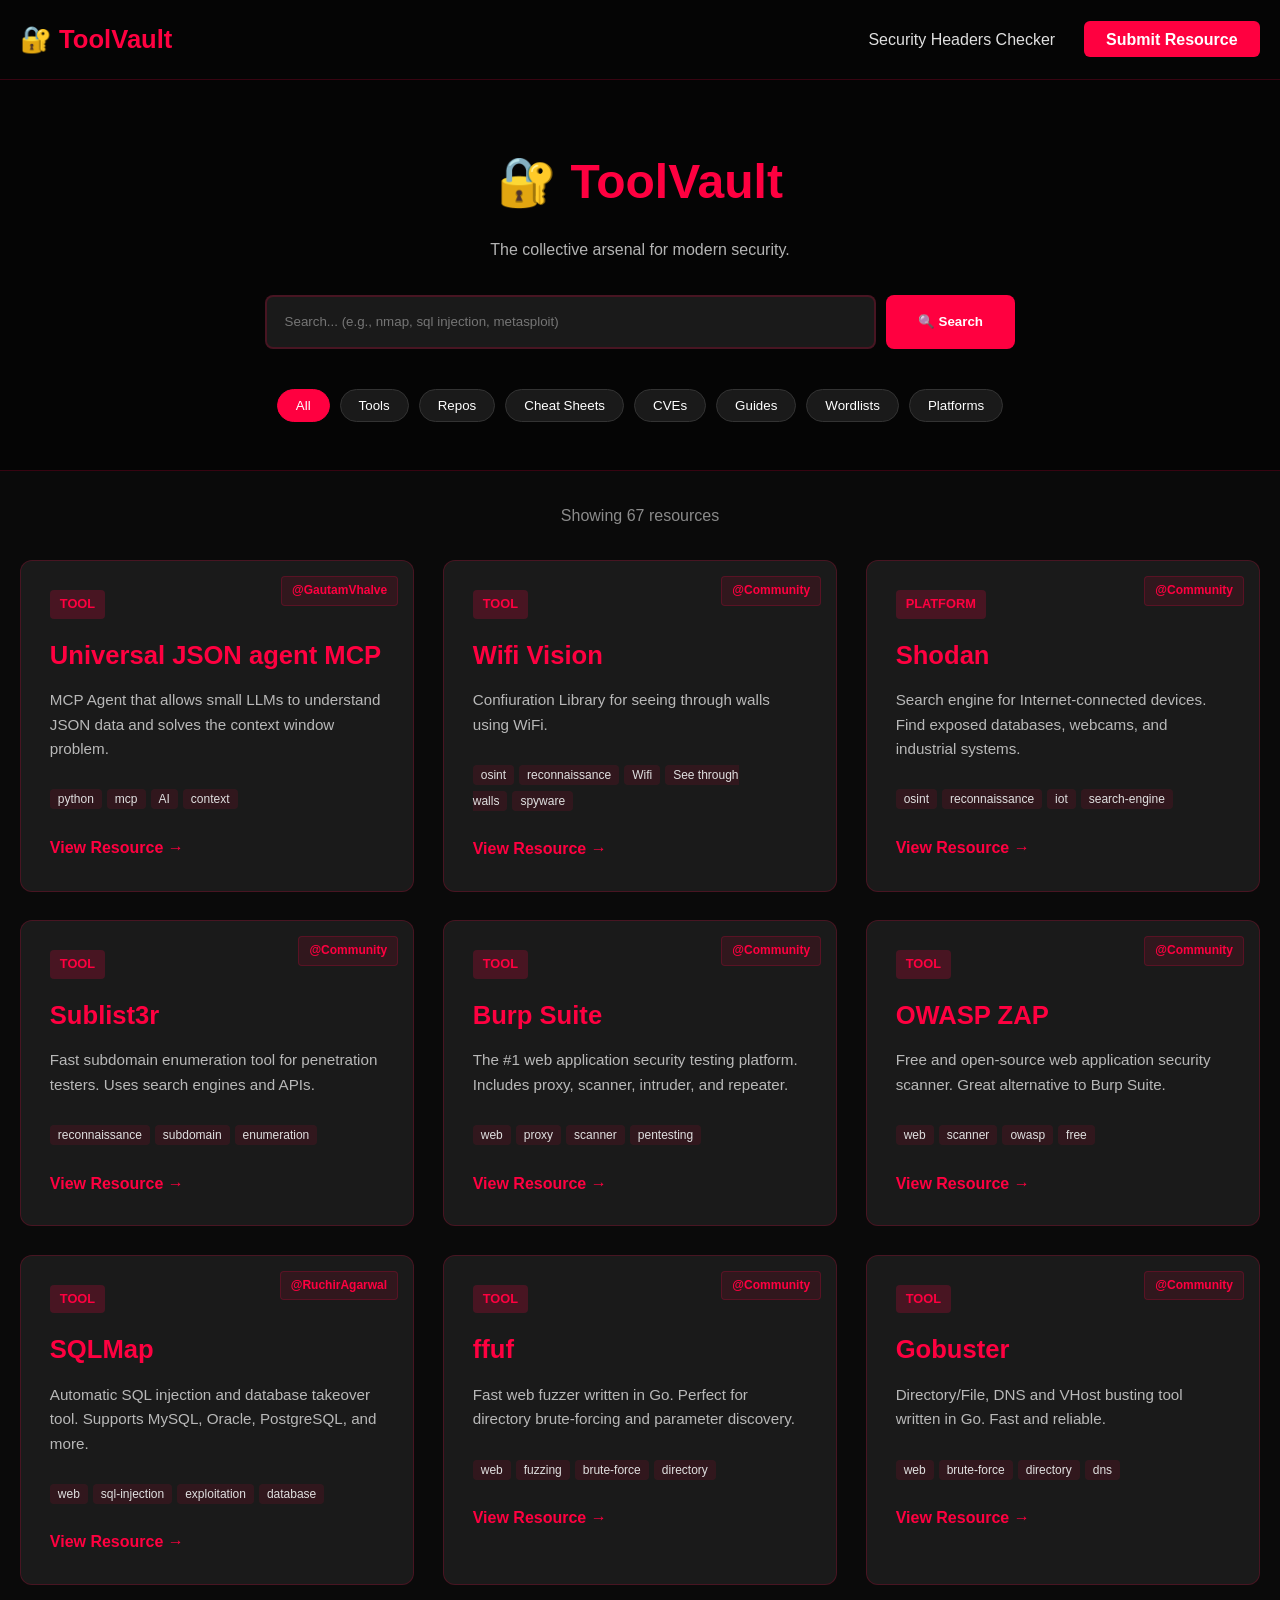
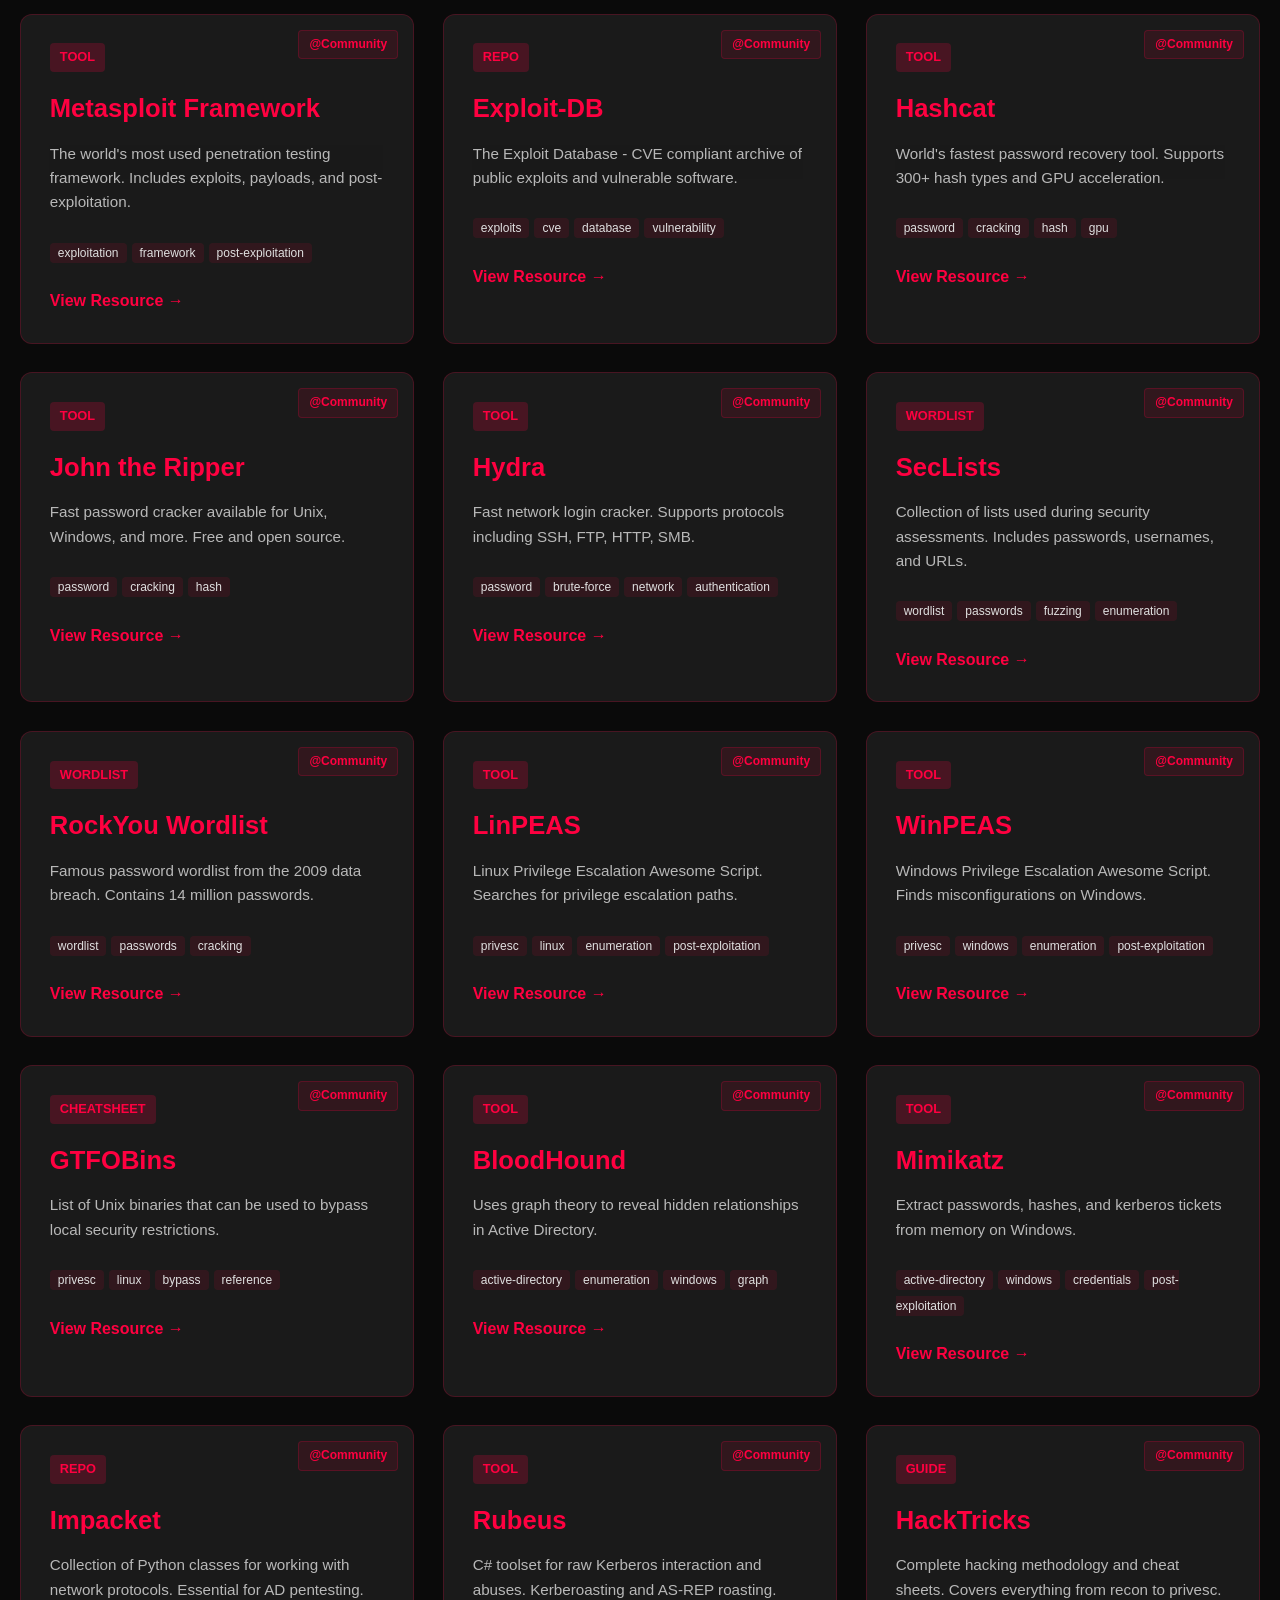
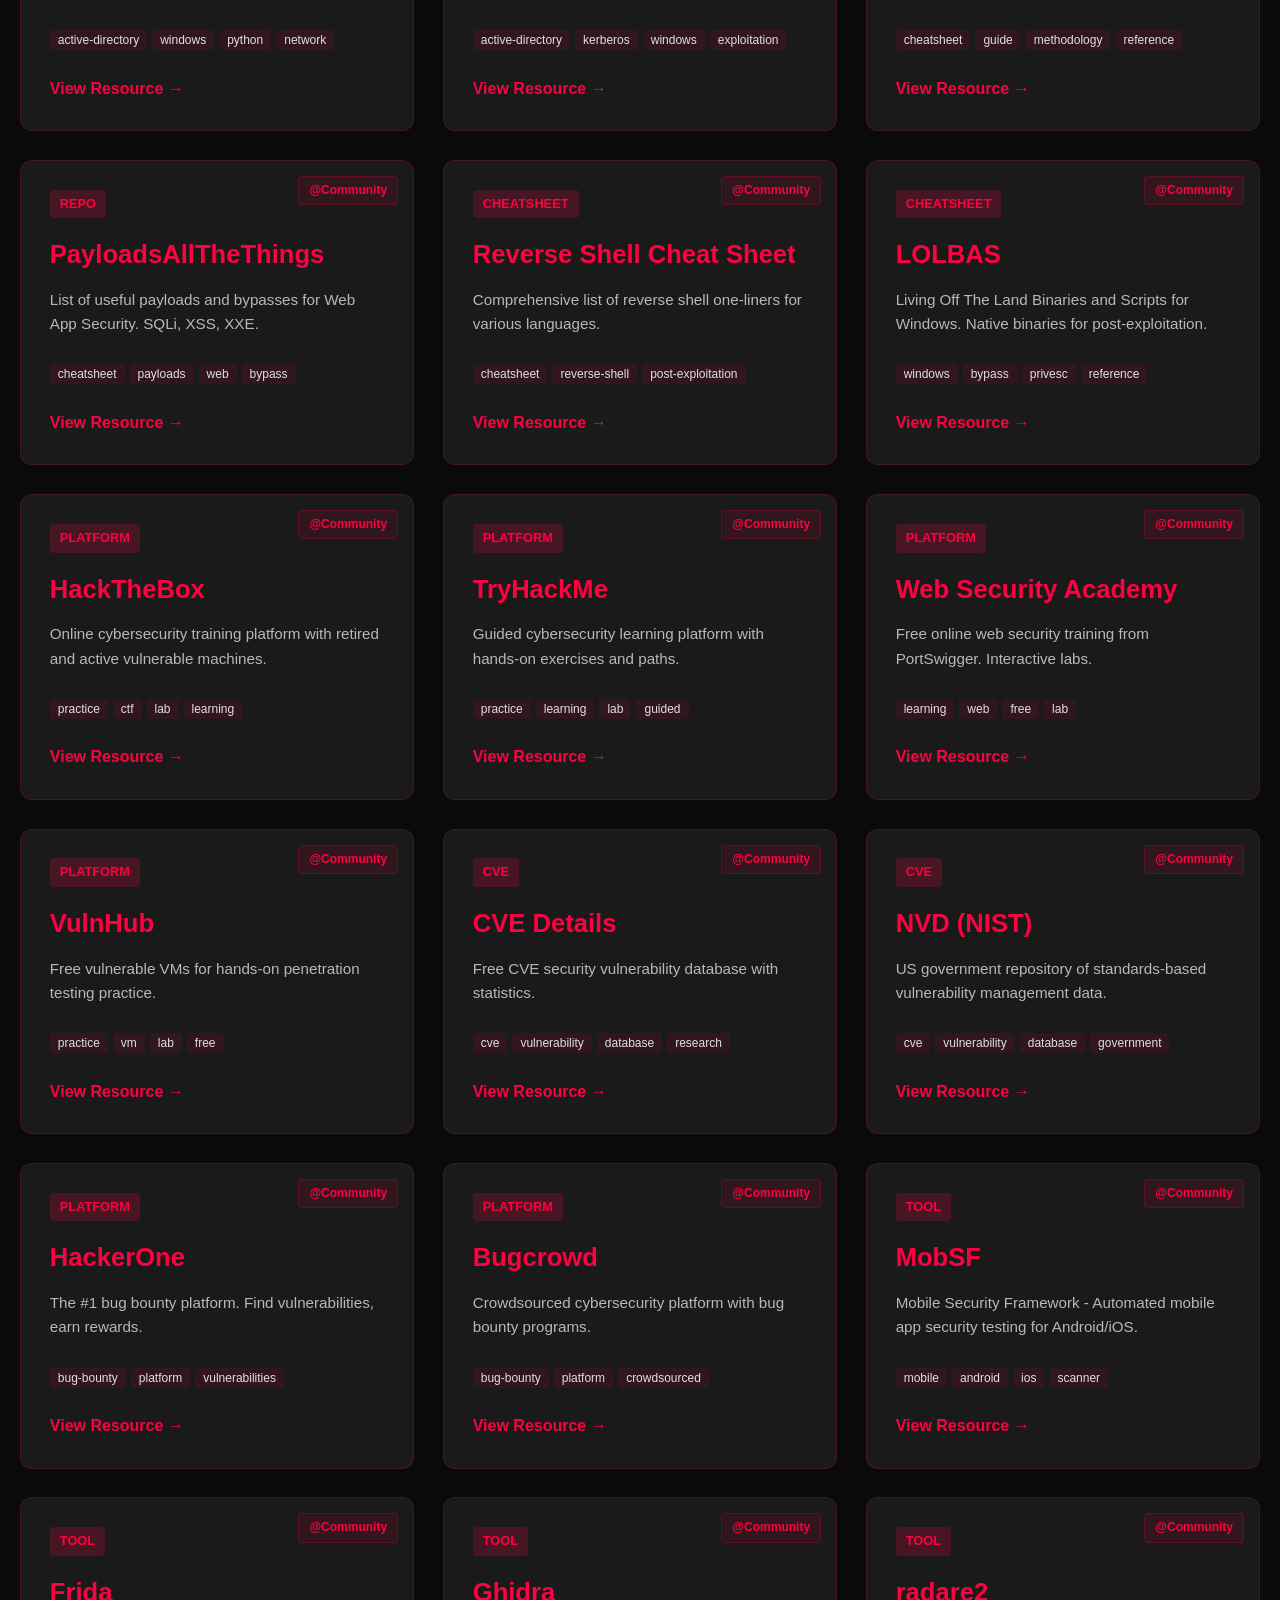
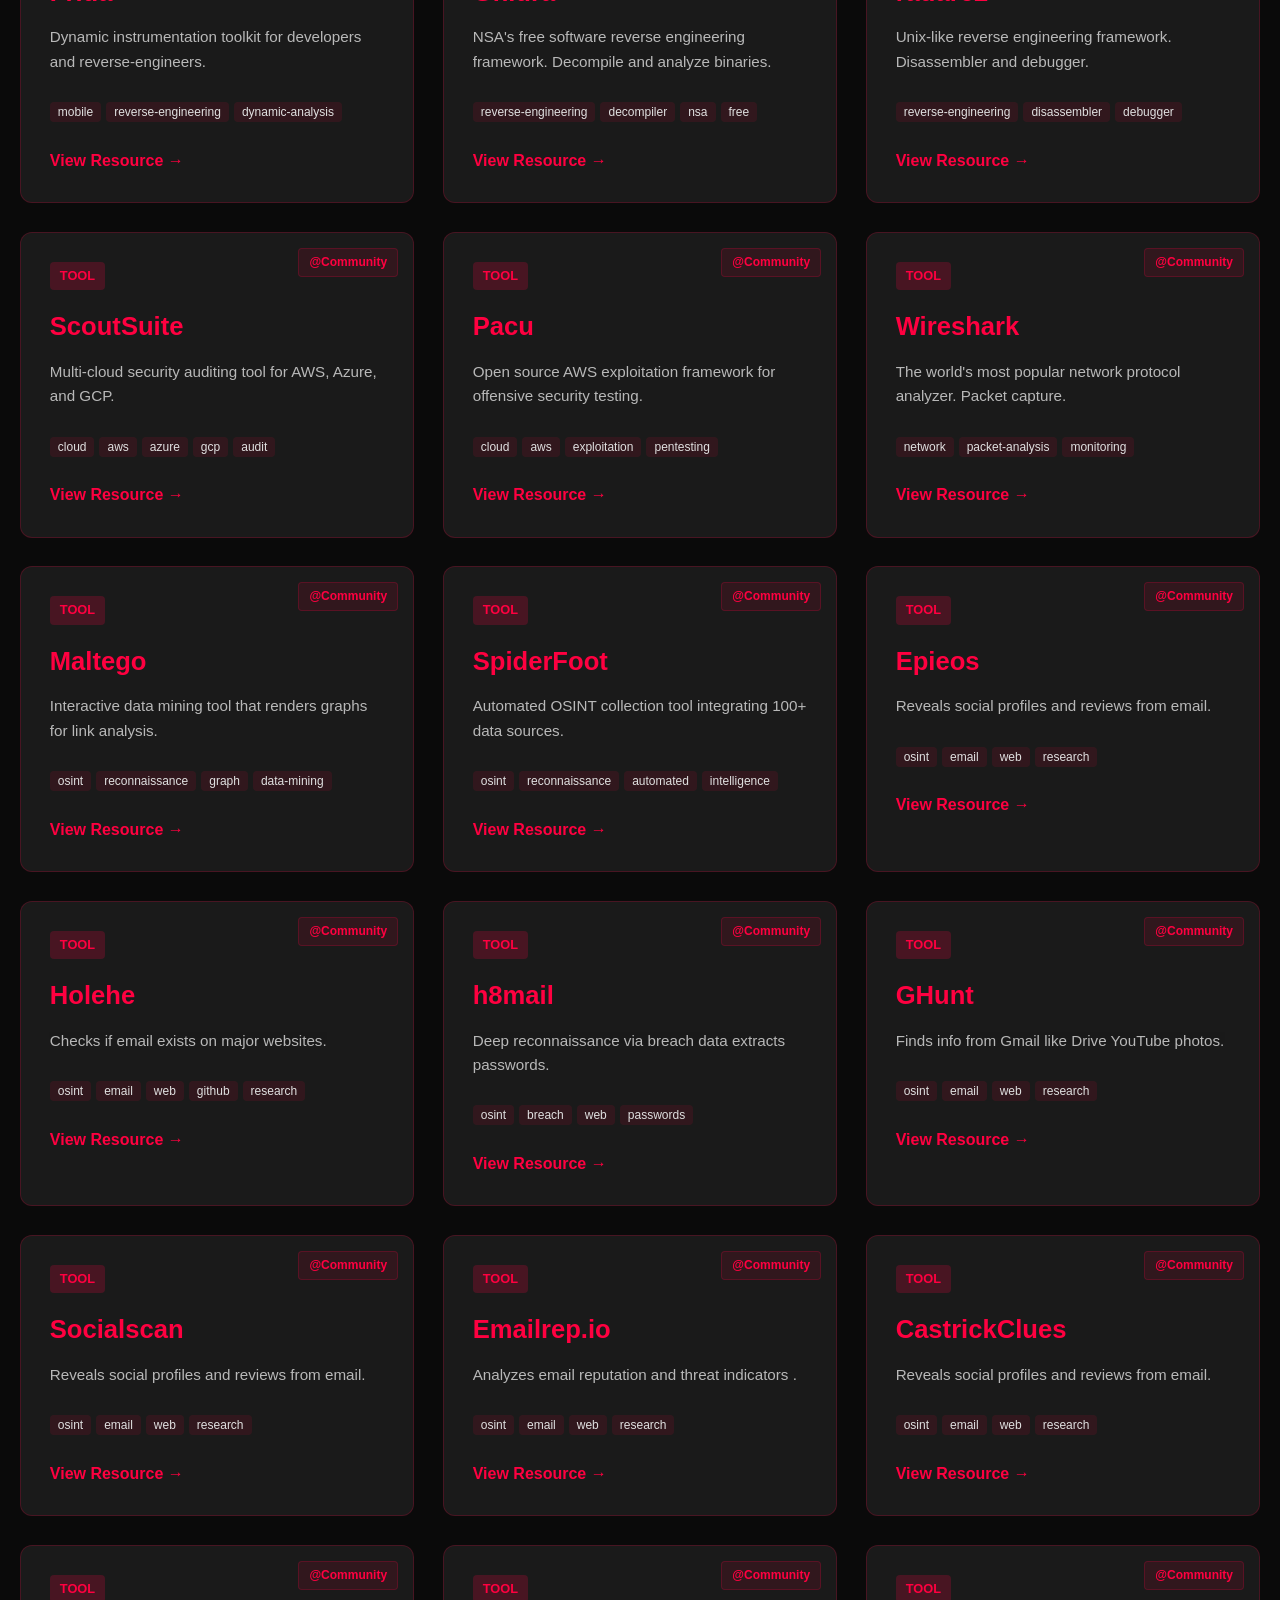
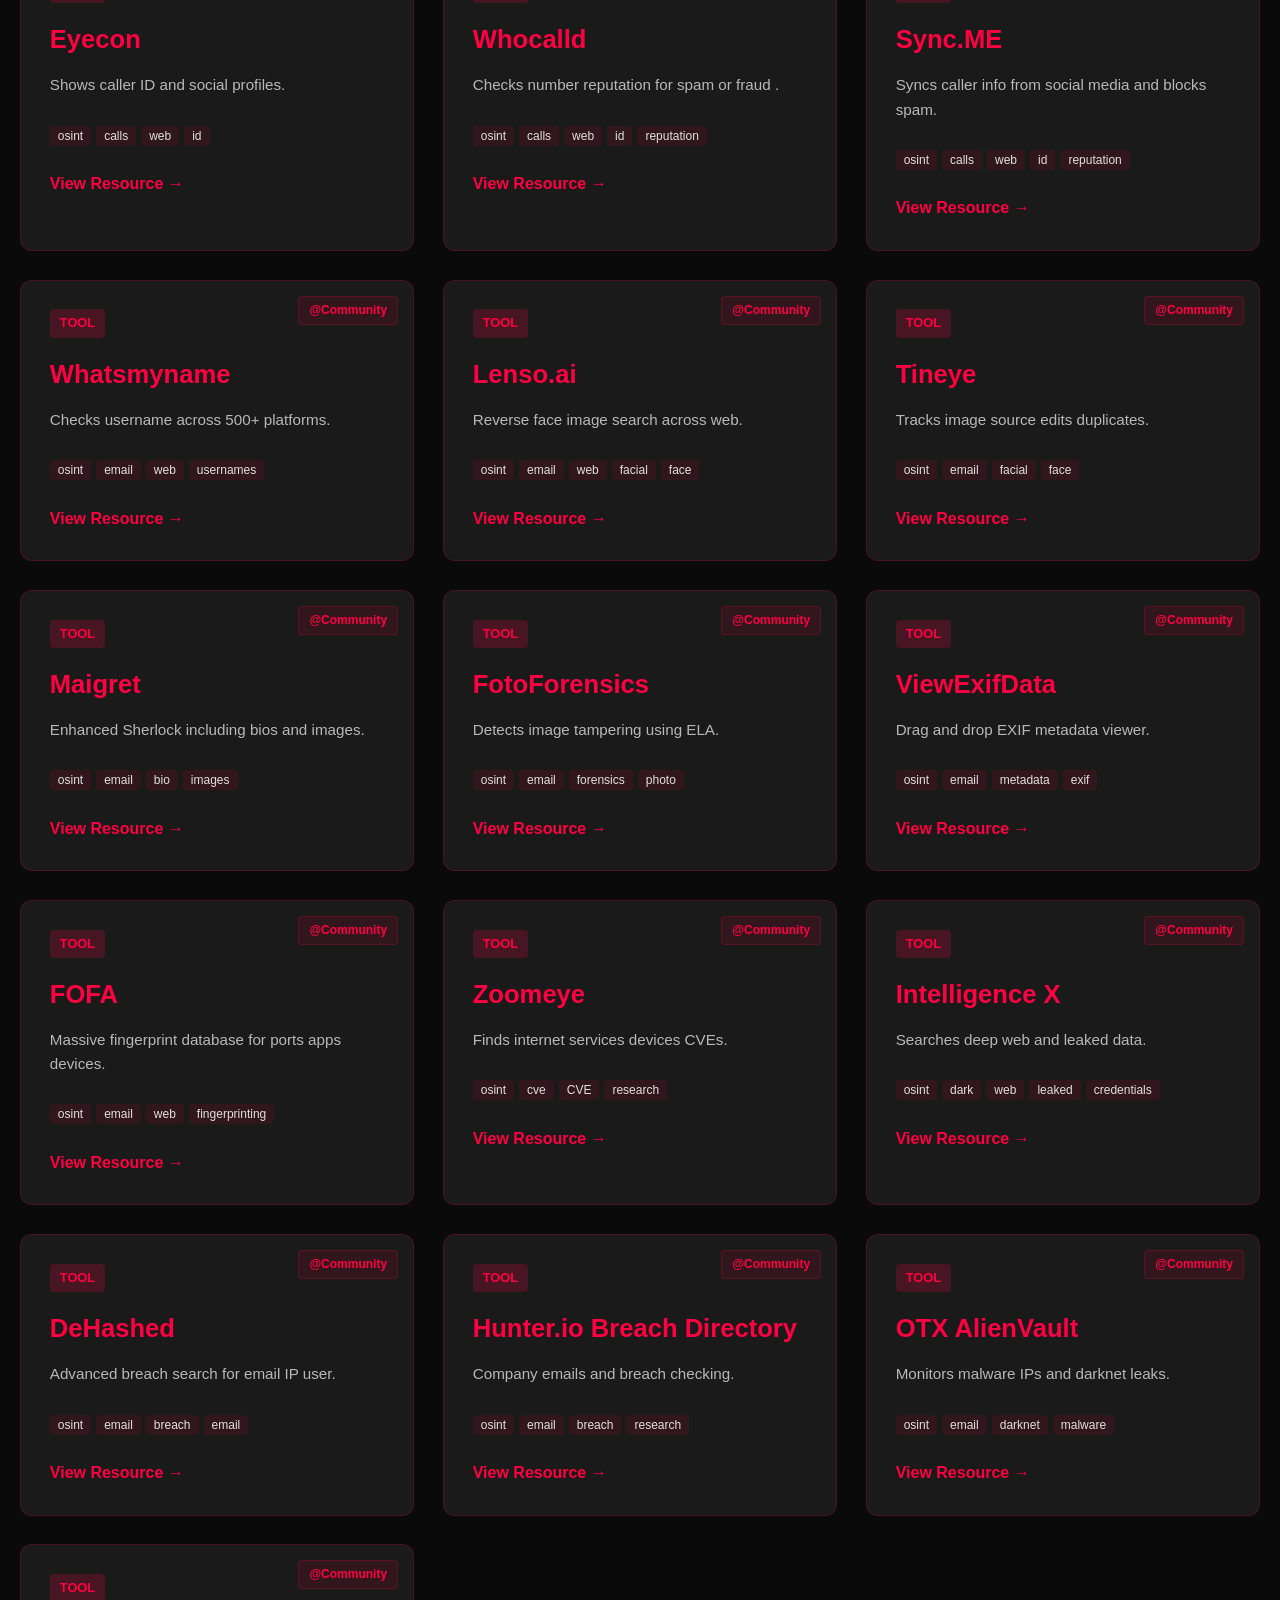
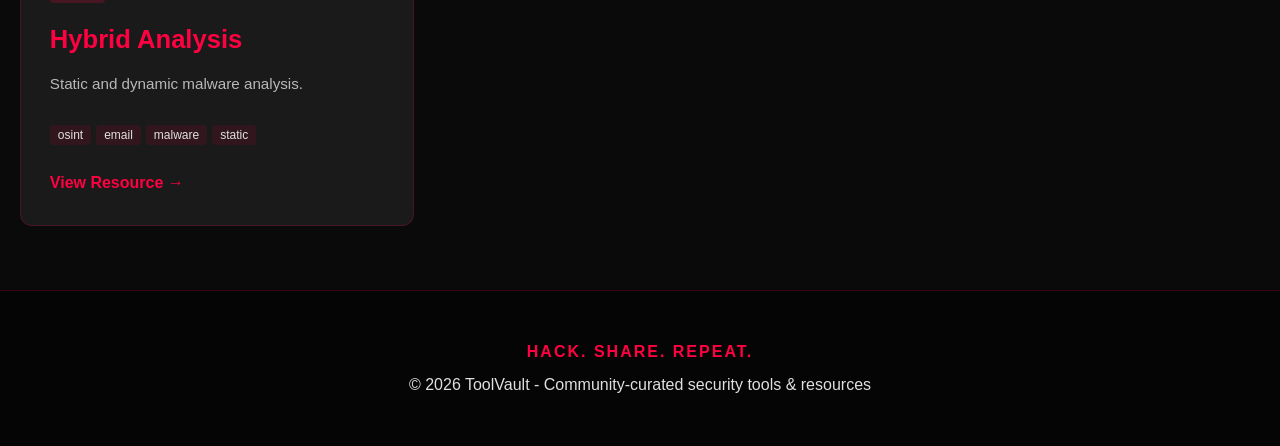
<file: index.html>
<!DOCTYPE html>
<html lang="en">
<head>
    <meta charset="UTF-8">
    <meta name="viewport" content="width=device-width, initial-scale=1.0">
    <title>ToolVault - Your Arsenal, Organized.</title>
    <link rel="stylesheet" href="css/style.css">
</head>
<body>
    <nav class="navbar">
        <div class="container">
            <div class="logo">
                <h1>🔐 ToolVault</h1>
            </div>
            <div class="nav-right">
                <a href="checker.html" class="nav-link">Security Headers Checker</a>
                <a href="submit.html" class="btn-submit">Submit Resource</a>
            </div>
        </div>
    </nav>

    <section class="hero">
        <div class="container">
            <h1 class="hero-title">🔐 ToolVault</h1>
            <p class="hero-subtitle">The collective arsenal for modern security.</p>
            
            <div class="search-container">
                <input type="text" id="searchInput" placeholder="Search... (e.g., nmap, sql injection, metasploit)" autocomplete="off">
                <button id="searchBtn">🔍 Search</button>
            </div>

            <div class="filter-tags">
                <button class="tag active" data-filter="all">All</button>
                <button class="tag" data-filter="tool">Tools</button>
                <button class="tag" data-filter="repo">Repos</button>
                <button class="tag" data-filter="cheatsheet">Cheat Sheets</button>
                <button class="tag" data-filter="cve">CVEs</button>
                <button class="tag" data-filter="guide">Guides</button>
                <button class="tag" data-filter="wordlist">Wordlists</button>
                <button class="tag" data-filter="platform">Platforms</button>
            </div>
        </div>
    </section>

    <div class="container">
        <p class="results-count">Showing <span id="resultCount">0</span> resources</p>
    </div>

    <section class="resources">
        <div class="container">
            <div class="resources-grid" id="resourcesGrid">
                </div>
        </div>
    </section>

    <div id="noResults" class="container" style="display: none; text-align: center; padding: 2rem;">
        <h3>No resources found</h3>
    </div>

    <footer>
        <div class="container">
            <p class="footer-tagline">HACK. SHARE. REPEAT.</p>
            <p>&copy; 2026 ToolVault - Community-curated security tools & resources</p>
        </div>
    </footer>

    <script src="js/resources.js"></script>
    <script src="js/main.js"></script>
</body>
</html>
</file>
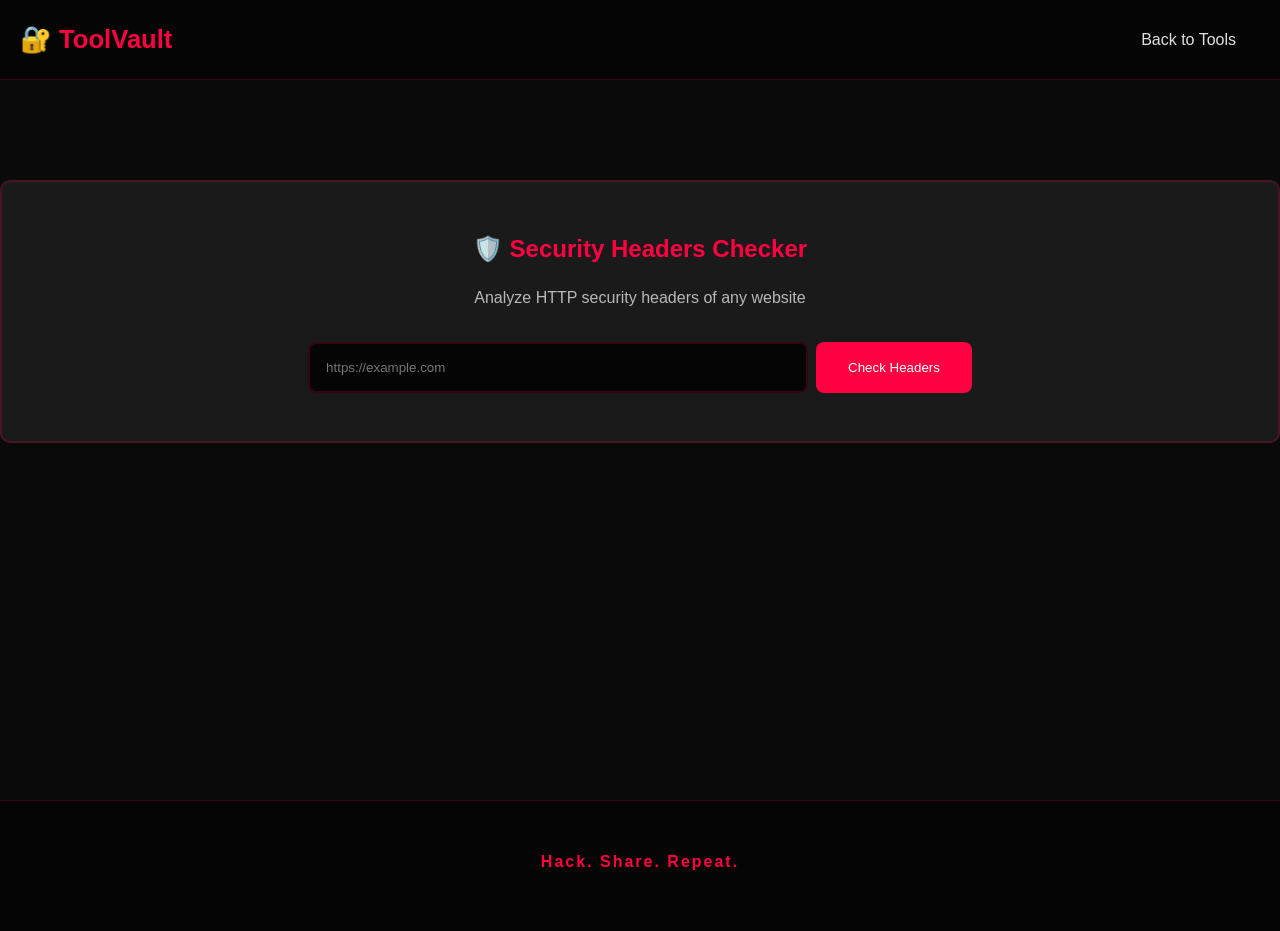
<file: checker.html>
<!DOCTYPE html>
<html lang="en">
<head>
    <meta charset="UTF-8">
    <meta name="viewport" content="width=device-width, initial-scale=1.0">
    <title>Security Checker - ToolVault</title>
    <link rel="stylesheet" href="css/style.css">
</head>
<body>
    <nav class="navbar">
        <div class="container">
            <div class="logo"><a href="index.html" style="text-decoration:none"><h1>🔐 ToolVault</h1></a></div>
            <div class="nav-right">
                <a href="index.html" class="nav-link">Back to Tools</a>
            </div>
        </div>
    </nav>

    <div class="container" style="padding: 100px 0; min-height: 80vh;">
        <div class="checker-card" style="background:var(--card-bg); border:2px solid var(--border-color); padding:3rem; border-radius:10px; text-align:center;">
            <h2 style="color:var(--primary-color); margin-bottom:1rem;">🛡️ Security Headers Checker</h2>
            <p style="margin-bottom: 2rem; opacity: 0.8;">Analyze HTTP security headers of any website</p>
            <div style="display:flex; gap:0.5rem; justify-content:center;">
                <input type="url" id="urlInput" placeholder="https://example.com" style="flex:1; max-width:500px; padding:1rem; border-radius:8px; background:var(--bg-darker); border:2px solid var(--border-color); color:#fff;">
                <button id="checkBtn" style="padding:1rem 2rem; background:var(--primary-color); border:none; border-radius:8px; color:#fff; cursor:pointer;">Check Headers</button>
            </div>
            <div id="headerResults" style="margin-top:2rem; display:none;"></div>
        </div>
    </div>

    <footer>
        <div class="container">
            <p class="footer-tagline">Hack. Share. Repeat.</p>
        </div>
    </footer>

    <script src="js/security-checker.js"></script>
</body>
</html>
</file>
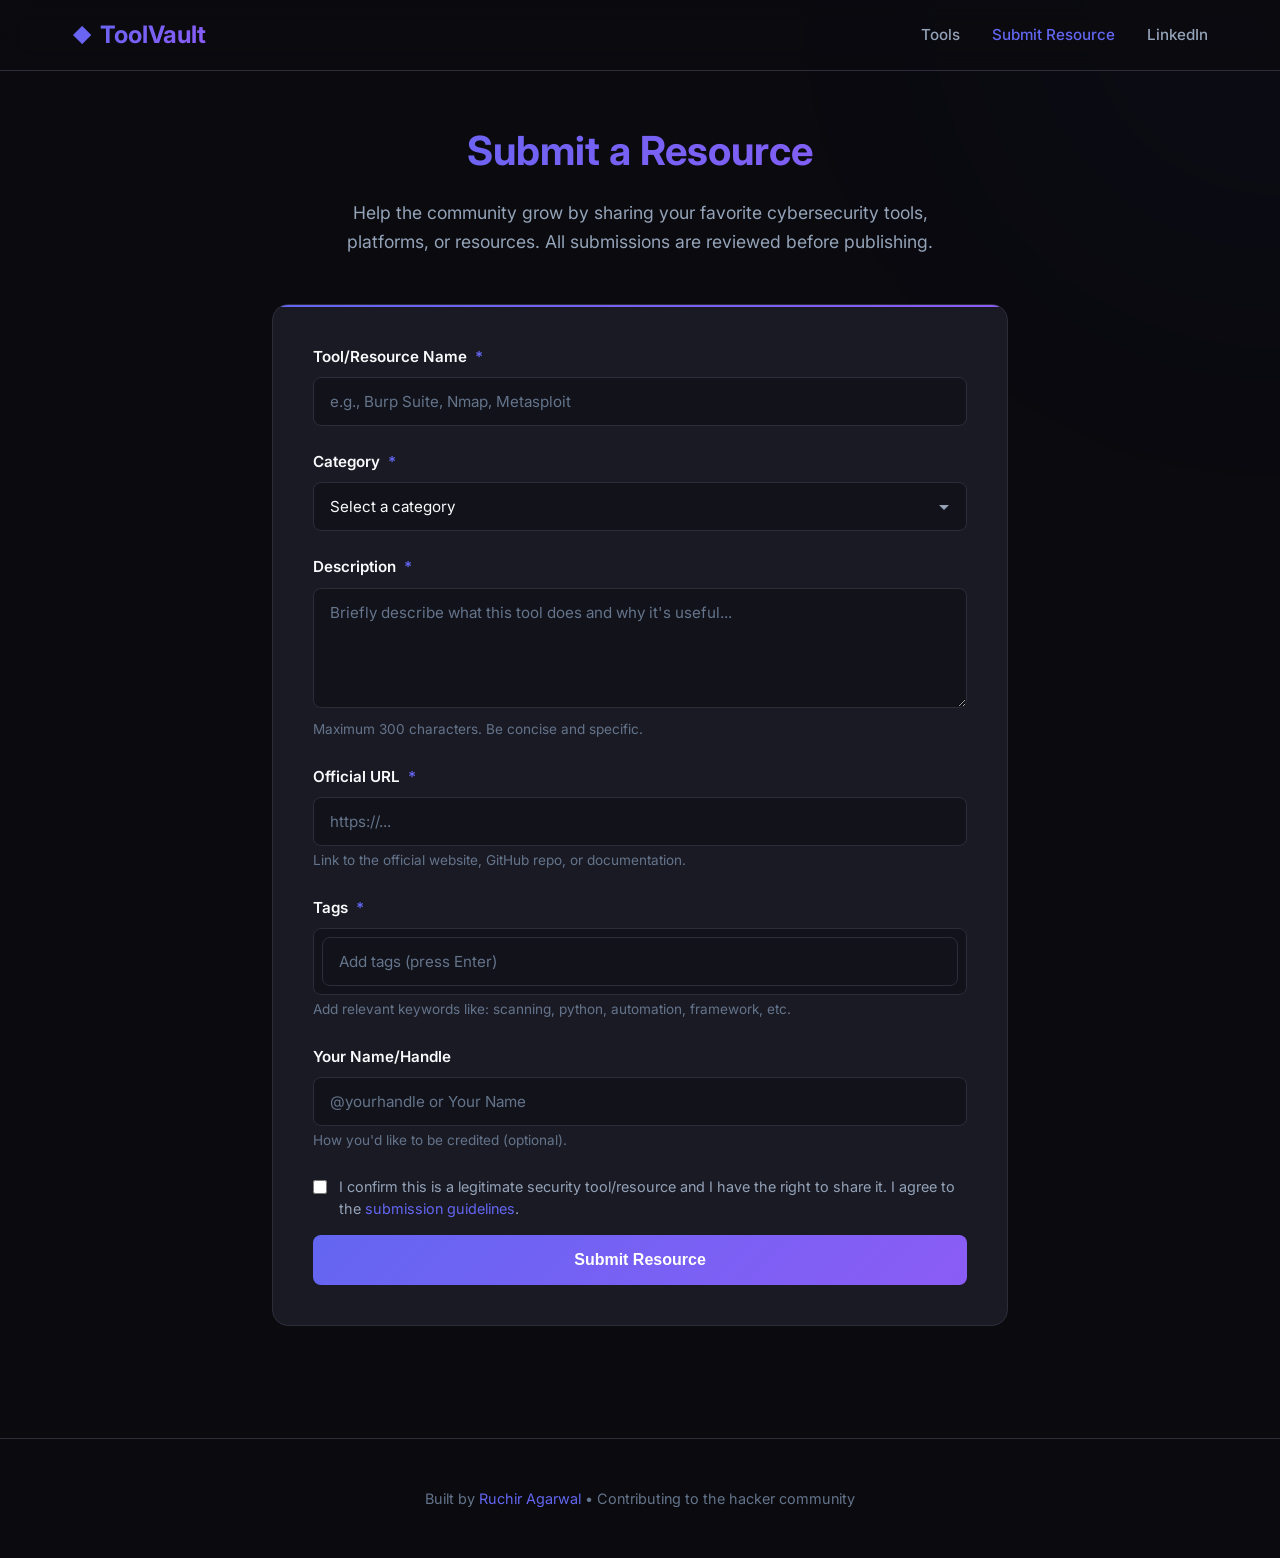
<file: submit.html>
<!DOCTYPE html>
<html lang="en">
<head>
    <meta charset="UTF-8">
    <meta name="viewport" content="width=device-width, initial-scale=1.0">
    <title>Submit Resource - ToolVault</title>
    <link href="https://fonts.googleapis.com/css2?family=Inter:wght@400;500;600;700&display=swap" rel="stylesheet">
    <style>
        * {
            margin: 0;
            padding: 0;
            box-sizing: border-box;
        }

        :root {
            --bg-primary: #0a0a0f;
            --bg-secondary: #12121a;
            --bg-card: #1a1a24;
            --bg-card-hover: #222230;
            --accent-primary: #6366f1;
            --accent-secondary: #8b5cf6;
            --accent-gradient: linear-gradient(135deg, #6366f1 0%, #8b5cf6 100%);
            --text-primary: #f8fafc;
            --text-secondary: #94a3b8;
            --text-muted: #64748b;
            --border-color: #2d2d3a;
            --success: #10b981;
            --error: #ef4444;
        }

        body {
            font-family: 'Inter', -apple-system, BlinkMacSystemFont, sans-serif;
            background-color: var(--bg-primary);
            color: var(--text-primary);
            line-height: 1.6;
            min-height: 100vh;
        }

        /* Navigation */
        nav {
            background: rgba(10, 10, 15, 0.8);
            backdrop-filter: blur(12px);
            border-bottom: 1px solid var(--border-color);
            position: sticky;
            top: 0;
            z-index: 100;
            padding: 1rem 0;
        }

        .nav-container {
            max-width: 1200px;
            margin: 0 auto;
            padding: 0 2rem;
            display: flex;
            justify-content: space-between;
            align-items: center;
        }

        .logo {
            font-size: 1.5rem;
            font-weight: 700;
            background: var(--accent-gradient);
            -webkit-background-clip: text;
            -webkit-text-fill-color: transparent;
            text-decoration: none;
            display: flex;
            align-items: center;
            gap: 0.5rem;
        }

        .logo::before {
            content: '◆';
            font-size: 1.2rem;
        }

        .nav-links {
            display: flex;
            gap: 2rem;
            align-items: center;
        }

        .nav-links a {
            color: var(--text-secondary);
            text-decoration: none;
            font-weight: 500;
            transition: color 0.3s ease;
            font-size: 0.95rem;
        }

        .nav-links a:hover {
            color: var(--text-primary);
        }

        .nav-links a.active {
            color: var(--accent-primary);
        }

        /* Main Container */
        .container {
            max-width: 800px;
            margin: 0 auto;
            padding: 3rem 2rem;
        }

        /* Header Section */
        .page-header {
            text-align: center;
            margin-bottom: 3rem;
            animation: fadeInUp 0.6s ease;
        }

        .page-header h1 {
            font-size: 2.5rem;
            font-weight: 700;
            margin-bottom: 1rem;
            background: var(--accent-gradient);
            -webkit-background-clip: text;
            -webkit-text-fill-color: transparent;
        }

        .page-header p {
            color: var(--text-secondary);
            font-size: 1.1rem;
            max-width: 600px;
            margin: 0 auto;
        }

        /* Form Container */
        .form-container {
            background: var(--bg-card);
            border: 1px solid var(--border-color);
            border-radius: 16px;
            padding: 2.5rem;
            animation: fadeInUp 0.6s ease 0.1s both;
            position: relative;
            overflow: hidden;
        }

        .form-container::before {
            content: '';
            position: absolute;
            top: 0;
            left: 0;
            right: 0;
            height: 2px;
            background: var(--accent-gradient);
        }

        /* Form Groups */
        .form-group {
            margin-bottom: 1.5rem;
        }

        .form-group label {
            display: block;
            font-weight: 600;
            margin-bottom: 0.5rem;
            color: var(--text-primary);
            font-size: 0.95rem;
        }

        .form-group label span {
            color: var(--accent-primary);
            margin-left: 0.25rem;
        }

        .form-group small {
            display: block;
            color: var(--text-muted);
            font-size: 0.85rem;
            margin-top: 0.25rem;
        }

        /* Inputs */
        input[type="text"],
        input[type="url"],
        select,
        textarea {
            width: 100%;
            padding: 0.875rem 1rem;
            background: var(--bg-secondary);
            border: 1px solid var(--border-color);
            border-radius: 8px;
            color: var(--text-primary);
            font-family: inherit;
            font-size: 0.95rem;
            transition: all 0.3s ease;
        }

        input[type="text"]:focus,
        input[type="url"]:focus,
        select:focus,
        textarea:focus {
            outline: none;
            border-color: var(--accent-primary);
            box-shadow: 0 0 0 3px rgba(99, 102, 241, 0.1);
        }

        input::placeholder,
        textarea::placeholder {
            color: var(--text-muted);
        }

        select {
            cursor: pointer;
            appearance: none;
            background-image: url("data:image/svg+xml,%3Csvg xmlns='http://www.w3.org/2000/svg' width='12' height='12' viewBox='0 0 12 12'%3E%3Cpath fill='%2394a3b8' d='M6 9L1 4h10z'/%3E%3C/svg%3E");
            background-repeat: no-repeat;
            background-position: right 1rem center;
            padding-right: 2.5rem;
        }

        select option {
            background: var(--bg-secondary);
            color: var(--text-primary);
        }

        textarea {
            resize: vertical;
            min-height: 120px;
        }

        /* Tags Input */
        .tags-input-container {
            display: flex;
            flex-wrap: wrap;
            gap: 0.5rem;
            padding: 0.5rem;
            background: var(--bg-secondary);
            border: 1px solid var(--border-color);
            border-radius: 8px;
            min-height: 48px;
            transition: all 0.3s ease;
        }

        .tags-input-container:focus-within {
            border-color: var(--accent-primary);
            box-shadow: 0 0 0 3px rgba(99, 102, 241, 0.1);
        }

        .tag {
            background: var(--accent-primary);
            color: white;
            padding: 0.25rem 0.75rem;
            border-radius: 20px;
            font-size: 0.85rem;
            font-weight: 500;
            display: flex;
            align-items: center;
            gap: 0.5rem;
            animation: tagIn 0.2s ease;
        }

        .tag button {
            background: none;
            border: none;
            color: white;
            cursor: pointer;
            font-size: 1rem;
            line-height: 1;
            padding: 0;
            width: 16px;
            height: 16px;
            display: flex;
            align-items: center;
            justify-content: center;
            opacity: 0.8;
            transition: opacity 0.2s;
        }

        .tag button:hover {
            opacity: 1;
        }

        .tags-input {
            flex: 1;
            min-width: 120px;
            background: transparent;
            border: none;
            color: var(--text-primary);
            font-family: inherit;
            font-size: 0.95rem;
            padding: 0.375rem;
        }

        .tags-input:focus {
            outline: none;
        }

        /* Checkbox */
        .checkbox-group {
            display: flex;
            align-items: flex-start;
            gap: 0.75rem;
            margin-top: 1rem;
        }

        .checkbox-group input[type="checkbox"] {
            width: 18px;
            height: 18px;
            margin-top: 2px;
            accent-color: var(--accent-primary);
            cursor: pointer;
        }

        .checkbox-group label {
            margin: 0;
            font-weight: 400;
            cursor: pointer;
            color: var(--text-secondary);
            font-size: 0.9rem;
            line-height: 1.5;
        }

        .checkbox-group a {
            color: var(--accent-primary);
            text-decoration: none;
        }

        .checkbox-group a:hover {
            text-decoration: underline;
        }

        /* Submit Button */
        .submit-btn {
            width: 100%;
            padding: 1rem 2rem;
            background: var(--accent-gradient);
            color: white;
            border: none;
            border-radius: 8px;
            font-size: 1rem;
            font-weight: 600;
            cursor: pointer;
            transition: all 0.3s ease;
            margin-top: 1rem;
            position: relative;
            overflow: hidden;
        }

        .submit-btn:hover {
            transform: translateY(-2px);
            box-shadow: 0 10px 30px -10px rgba(99, 102, 241, 0.5);
        }

        .submit-btn:active {
            transform: translateY(0);
        }

        .submit-btn:disabled {
            opacity: 0.6;
            cursor: not-allowed;
            transform: none;
        }

        .submit-btn.loading {
            color: transparent;
        }

        .submit-btn.loading::after {
            content: '';
            position: absolute;
            width: 20px;
            height: 20px;
            top: 50%;
            left: 50%;
            margin-left: -10px;
            margin-top: -10px;
            border: 2px solid #ffffff;
            border-radius: 50%;
            border-top-color: transparent;
            animation: spinner 0.8s linear infinite;
        }

        /* Success Message */
        .success-message {
            display: none;
            background: rgba(16, 185, 129, 0.1);
            border: 1px solid var(--success);
            color: var(--success);
            padding: 1.5rem;
            border-radius: 8px;
            margin-bottom: 2rem;
            animation: fadeIn 0.4s ease;
        }

        .success-message.show {
            display: block;
        }

        /* Footer */
        footer {
            text-align: center;
            padding: 3rem 2rem;
            color: var(--text-muted);
            font-size: 0.9rem;
            border-top: 1px solid var(--border-color);
            margin-top: 4rem;
        }

        footer a {
            color: var(--accent-primary);
            text-decoration: none;
        }

        /* Animations */
        @keyframes fadeInUp {
            from {
                opacity: 0;
                transform: translateY(20px);
            }
            to {
                opacity: 1;
                transform: translateY(0);
            }
        }

        @keyframes fadeIn {
            from { opacity: 0; }
            to { opacity: 1; }
        }

        @keyframes tagIn {
            from {
                opacity: 0;
                transform: scale(0.8);
            }
            to {
                opacity: 1;
                transform: scale(1);
            }
        }

        @keyframes spinner {
            to { transform: rotate(360deg); }
        }

        /* Responsive */
        @media (max-width: 640px) {
            .nav-links {
                gap: 1rem;
                font-size: 0.9rem;
            }

            .container {
                padding: 2rem 1rem;
            }

            .page-header h1 {
                font-size: 2rem;
            }

            .form-container {
                padding: 1.5rem;
            }
        }

        /* Glow effect */
        .glow {
            position: fixed;
            width: 600px;
            height: 600px;
            background: var(--accent-primary);
            border-radius: 50%;
            filter: blur(150px);
            opacity: 0.03;
            pointer-events: none;
            z-index: -1;
            top: -300px;
            right: -300px;
        }
    </style>
</head>
<body>
    <div class="glow"></div>
    
    <nav>
        <div class="nav-container">
            <a href="/" class="logo">ToolVault</a>
            <div class="nav-links">
                <a href="/">Tools</a>
                <a href="/submit" class="active">Submit Resource</a>
                <a href="https://www.linkedin.com/in/ruchir-agarwal-11b198195/" target="_blank">LinkedIn</a>
            </div>
        </div>
    </nav>

    <div class="container">
        <div class="page-header">
            <h1>Submit a Resource</h1>
            <p>Help the community grow by sharing your favorite cybersecurity tools, platforms, or resources. All submissions are reviewed before publishing.</p>
        </div>

        <div class="success-message" id="successMessage">
            <strong>🎉 Resource Submitted Successfully!</strong><br>
            Thank you for contributing. We'll review your submission and add it to the directory soon.
        </div>

        <div class="form-container">
            <form id="resourceForm">
                <div class="form-group">
                    <label for="toolName">Tool/Resource Name <span>*</span></label>
                    <input type="text" id="toolName" name="toolName" placeholder="e.g., Burp Suite, Nmap, Metasploit" required>
                </div>

                <div class="form-group">
                    <label for="category">Category <span>*</span></label>
                    <select id="category" name="category" required>
                        <option value="" disabled selected>Select a category</option>
                        <option value="reconnaissance">Reconnaissance</option>
                        <option value="scanning">Scanning & Enumeration</option>
                        <option value="web">Web Application Testing</option>
                        <option value="exploitation">Exploitation</option>
                        <option value="post-exploitation">Post-Exploitation</option>
                        <option value="privesc">Privilege Escalation</option>
                        <option value="password">Password Cracking</option>
                        <option value="osint">OSINT</option>
                        <option value="network">Network Analysis</option>
                        <option value="wireless">Wireless Testing</option>
                        <option value="mobile">Mobile Security</option>
                        <option value="cloud">Cloud Security</option>
                        <option value="reverse">Reverse Engineering</option>
                        <option value="malware">Malware Analysis</option>
                        <option value="forensics">Digital Forensics</option>
                        <option value="bug-bounty">Bug Bounty</option>
                        <option value="practice">Practice Platforms</option>
                        <option value="cheatsheet">Cheatsheets & References</option>
                        <option value="wordlist">Wordlists</option>
                        <option value="other">Other</option>
                    </select>
                </div>

                <div class="form-group">
                    <label for="description">Description <span>*</span></label>
                    <textarea id="description" name="description" placeholder="Briefly describe what this tool does and why it's useful..." required maxlength="300"></textarea>
                    <small>Maximum 300 characters. Be concise and specific.</small>
                </div>

                <div class="form-group">
                    <label for="url">Official URL <span>*</span></label>
                    <input type="url" id="url" name="url" placeholder="https://..." required>
                    <small>Link to the official website, GitHub repo, or documentation.</small>
                </div>

                <div class="form-group">
                    <label>Tags <span>*</span></label>
                    <div class="tags-input-container" id="tagsContainer">
                        <input type="text" class="tags-input" id="tagInput" placeholder="Add tags (press Enter)">
                    </div>
                    <small>Add relevant keywords like: scanning, python, automation, framework, etc.</small>
                    <input type="hidden" id="tags" name="tags" required>
                </div>

                <div class="form-group">
                    <label for="author">Your Name/Handle</label>
                    <input type="text" id="author" name="author" placeholder="@yourhandle or Your Name">
                    <small>How you'd like to be credited (optional).</small>
                </div>

                <div class="checkbox-group">
                    <input type="checkbox" id="terms" name="terms" required>
                    <label for="terms">I confirm this is a legitimate security tool/resource and I have the right to share it. I agree to the <a href="#">submission guidelines</a>.</label>
                </div>

                <button type="submit" class="submit-btn" id="submitBtn">Submit Resource</button>
            </form>
        </div>
    </div>

    <footer>
        <p>Built by <a href="https://linkedin.com/in/ruchiragarwal" target="_blank">Ruchir Agarwal</a> • Contributing to the hacker community</p>
    </footer>

    <script>
        // Tags Input Functionality
        const tagsContainer = document.getElementById('tagsContainer');
        const tagInput = document.getElementById('tagInput');
        const tagsHidden = document.getElementById('tags');
        let tags = [];

        tagInput.addEventListener('keydown', function(e) {
            if (e.key === 'Enter') {
                e.preventDefault();
                const tag = this.value.trim().toLowerCase();
                if (tag && !tags.includes(tag) && tags.length < 8) {
                    tags.push(tag);
                    renderTags();
                    this.value = '';
                }
            } else if (e.key === 'Backspace' && !this.value && tags.length > 0) {
                tags.pop();
                renderTags();
            }
        });

        function renderTags() {
            // Remove existing tags
            const existingTags = tagsContainer.querySelectorAll('.tag');
            existingTags.forEach(t => t.remove());
            
            // Add tags before input
            tags.forEach((tag, index) => {
                const tagEl = document.createElement('div');
                tagEl.className = 'tag';
                tagEl.innerHTML = `
                    ${tag}
                    <button type="button" onclick="removeTag(${index})">&times;</button>
                `;
                tagsContainer.insertBefore(tagEl, tagInput);
            });
            
            tagsHidden.value = tags.join(',');
        }

        function removeTag(index) {
            tags.splice(index, 1);
            renderTags();
        }

        // Form Submission
        const form = document.getElementById('resourceForm');
        const submitBtn = document.getElementById('submitBtn');
        const successMessage = document.getElementById('successMessage');

        form.addEventListener('submit', async function(e) {
            e.preventDefault();
            
            if (tags.length === 0) {
                alert('Please add at least one tag');
                return;
            }

            // Simulate submission
            submitBtn.disabled = true;
            submitBtn.classList.add('loading');
            submitBtn.textContent = 'Submitting...';

            // Here you would normally send to your backend
            // const formData = new FormData(form);
            // await fetch('/api/submit', { method: 'POST', body: formData });

            setTimeout(() => {
                submitBtn.disabled = false;
                submitBtn.classList.remove('loading');
                submitBtn.textContent = 'Submit Resource';
                
                successMessage.classList.add('show');
                form.reset();
                tags = [];
                renderTags();
                
                // Scroll to top
                window.scrollTo({ top: 0, behavior: 'smooth' });
            }, 1500);
        });

        // Input validation feedback
        const inputs = form.querySelectorAll('input, textarea, select');
        inputs.forEach(input => {
            input.addEventListener('blur', function() {
                if (this.checkValidity()) {
                    this.style.borderColor = 'var(--border-color)';
                }
            });
        });
    </script>
</body>
</html>
</file>
<file: css/style.css>
:root {
    --primary-color: #ff0040;
    --primary-hover: #cc0033;
    --text-color: #e0e0e0;
    --bg-dark: #0a0a0a;
    --bg-darker: #050505;
    --card-bg: #1a1a1a;
    --border-color: rgba(255, 0, 64, 0.2);
}

* { margin: 0; padding: 0; box-sizing: border-box; }
body { font-family: 'Inter', sans-serif; background: var(--bg-dark); color: var(--text-color); line-height: 1.6; }
.container { max-width: 1400px; margin: 0 auto; padding: 0 20px; }

/* Nav */
.navbar { background: var(--bg-darker); padding: 1.2rem 0; border-bottom: 1px solid var(--border-color); position: sticky; top: 0; z-index: 1000; }
.navbar .container { display: flex; justify-content: space-between; align-items: center; }
.logo h1 { color: var(--primary-color); font-size: 1.6rem; }
.nav-link { color: var(--text-color); text-decoration: none; margin-right: 1.5rem; transition: 0.3s; }
.nav-link:hover { color: var(--primary-color); }
.btn-submit { background: var(--primary-color); color: #fff; padding: 0.6rem 1.4rem; border-radius: 6px; text-decoration: none; font-weight: 600; }

/* Hero */
.hero { padding: 4rem 0 3rem; text-align: center; background: var(--bg-darker); border-bottom: 1px solid var(--border-color); }
.hero-title { font-size: 3rem; color: var(--primary-color); margin-bottom: 1rem; }
.hero-subtitle { opacity: 0.8; margin-bottom: 2rem; }
.search-container { max-width: 750px; margin: 0 auto 2.5rem; display: flex; gap: 10px; }
#searchInput { flex: 1; padding: 1.1rem; background: var(--card-bg); border: 2px solid var(--border-color); border-radius: 8px; color: #fff; outline: none; }
#searchBtn { background: var(--primary-color); color: #fff; border: none; padding: 0 2rem; border-radius: 8px; cursor: pointer; font-weight: 700; }

/* FIXED: Filter Tags */
.filter-tags { display: flex; gap: 10px; justify-content: center; flex-wrap: wrap; }
.tag { 
    background: #1a1a1a; 
    border: 1px solid #333; 
    color: #fff; 
    padding: 8px 18px; 
    border-radius: 20px; 
    cursor: pointer; 
    transition: 0.3s; 
}
.tag:hover, .tag.active { background: var(--primary-color); border-color: var(--primary-color); }

/* Grid & Cards */
.results-count { text-align: center; padding: 2rem 0; opacity: 0.6; }
.resources-grid { display: grid; grid-template-columns: repeat(auto-fill, minmax(350px, 1fr)); gap: 1.8rem; padding-bottom: 4rem; }
.resource-card { position: relative; background: var(--card-bg); border: 1px solid var(--border-color); border-radius: 12px; padding: 1.8rem; transition: 0.3s; cursor: pointer; overflow: hidden; }
.resource-card:hover { border-color: var(--primary-color); transform: translateY(-5px); box-shadow: 0 10px 30px rgba(255, 0, 64, 0.2); }

/* Dynamic Contributor Tag */
.contributor-tag {
    position: absolute;
    top: 15px;
    right: 15px;
    background: rgba(255, 0, 64, 0.1);
    color: var(--primary-color);
    font-size: 0.75rem;
    font-weight: 700;
    padding: 4px 10px;
    border-radius: 4px;
    border: 1px solid var(--border-color);
    text-decoration: none;
    z-index: 5;
}
.contributor-tag:hover { background: var(--primary-color); color: #fff; text-decoration: underline; }

.resource-type { background: rgba(255, 0, 64, 0.2); color: var(--primary-color); padding: 4px 10px; border-radius: 4px; font-size: 0.8rem; font-weight: 700; text-transform: uppercase; margin-bottom: 1rem; display: inline-block; }
.resource-title { font-size: 1.6rem; color: var(--primary-color); margin-bottom: 0.8rem; }
.resource-description { font-size: 0.95rem; opacity: 0.8; margin-bottom: 1.5rem; }
.resource-tag { background: rgba(255, 0, 64, 0.1); padding: 3px 8px; border-radius: 4px; font-size: 0.75rem; margin-right: 5px; }
.resource-link { color: var(--primary-color); text-decoration: none; font-weight: 700; margin-top: 1.5rem; display: block; }

/* Footer */
footer { padding: 3rem 0; text-align: center; border-top: 1px solid var(--border-color); background: var(--bg-darker); }
.footer-tagline { color: var(--primary-color); font-weight: 900; letter-spacing: 2px; margin-bottom: 0.5rem; }
</file>
